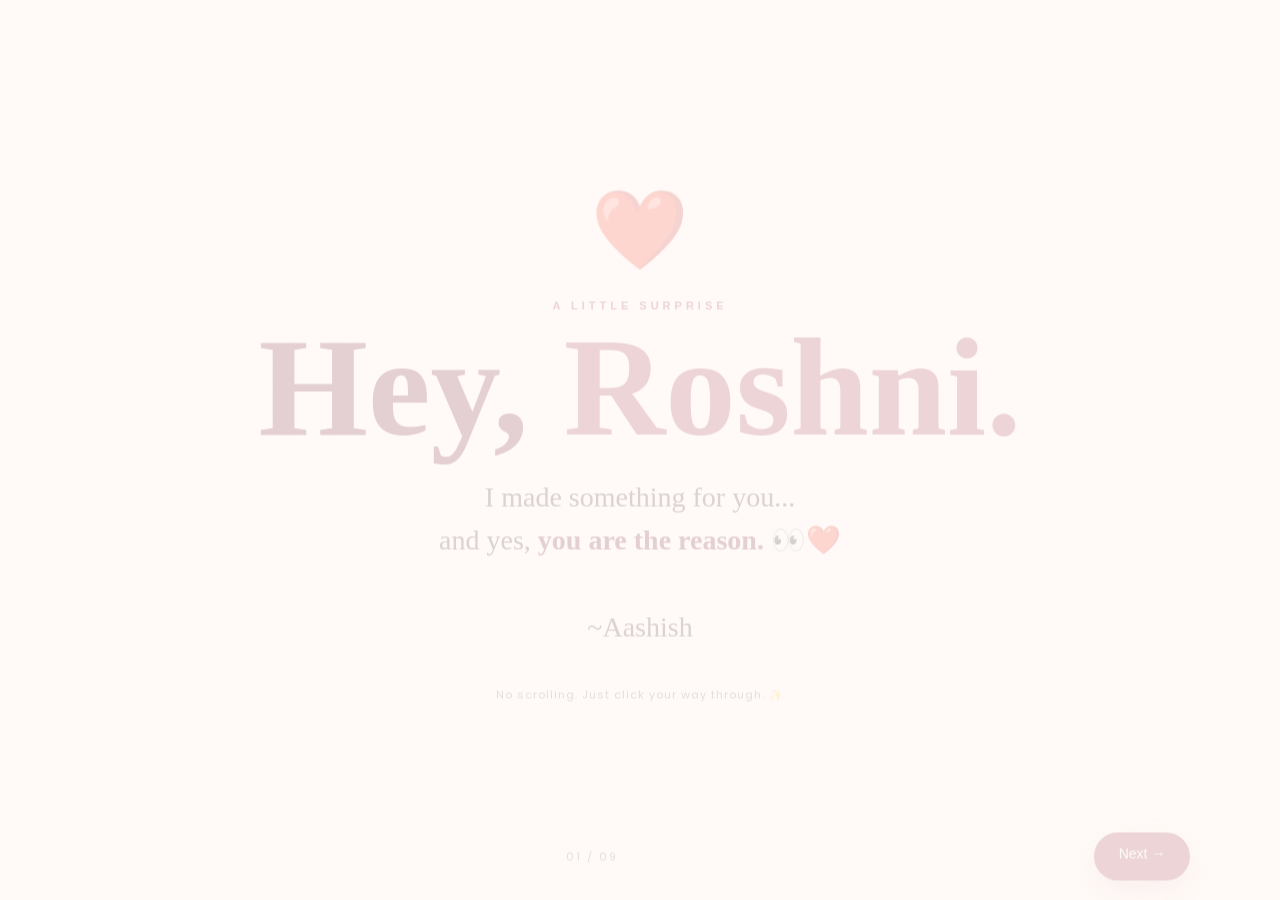
<file: index.html>
<!DOCTYPE html>
<html lang="en">
<head>
    <meta charset="UTF-8">
    <meta
        http-equiv="refresh"
        content="0; url=pages/01-home.html"
    >
    <title>Romantic Surprise ❤️</title>
</head>
<body>
    <p>
        Opening the romantic surprise...
        <a href="pages/01-home.html">Click here if it does not open.</a>
    </p>
</body>
</html>
</file>
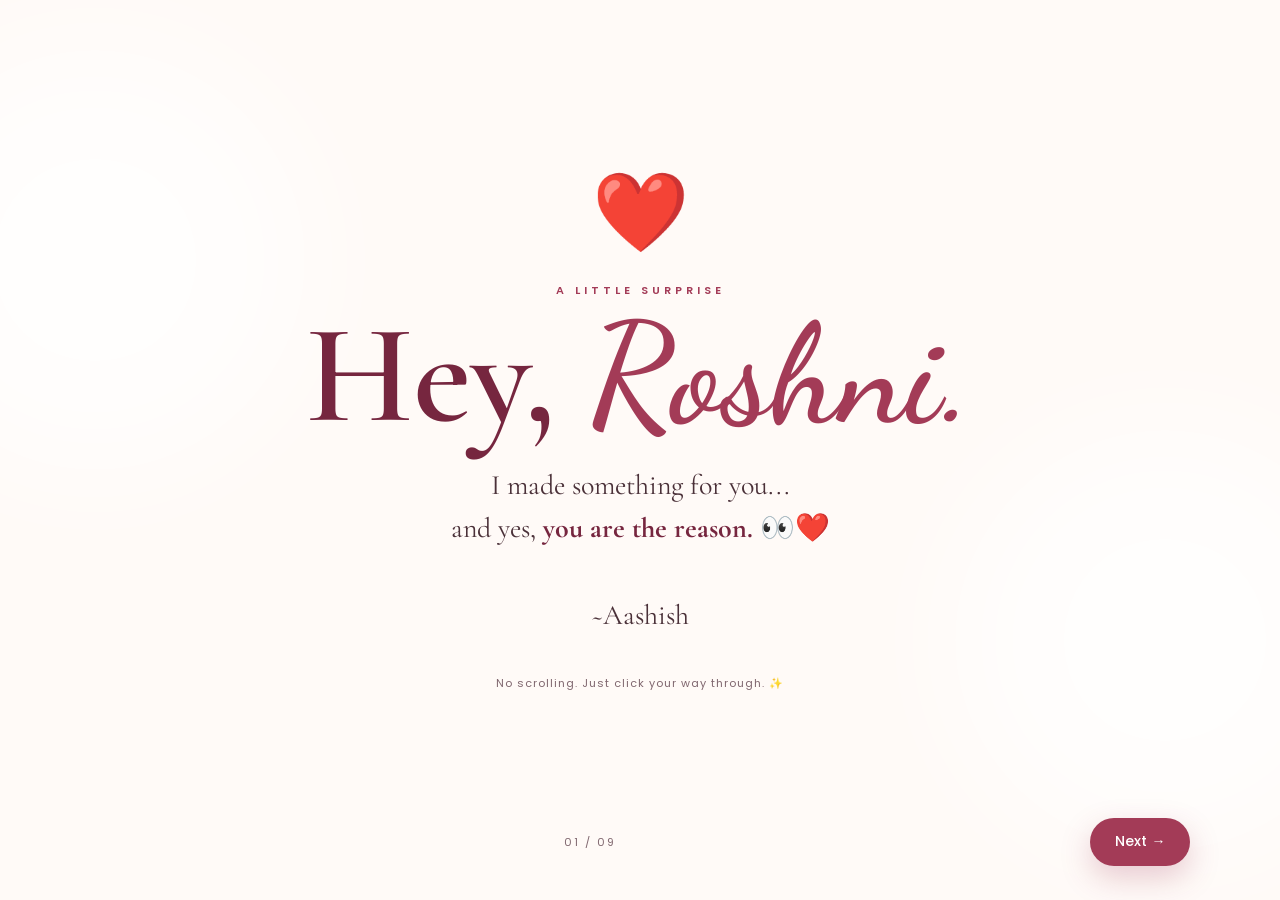
<file: pages/01-home.html>
<!DOCTYPE html>
<html lang="en">
<head>
    <meta charset="UTF-8">
    <meta name="viewport" content="width=device-width, initial-scale=1.0">
    <title>Hey, You ❤️</title>

    <!-- Shared typography -->
    <link rel="preconnect" href="https://fonts.googleapis.com">
    <link rel="preconnect" href="https://fonts.gstatic.com" crossorigin>
    <link
        href="https://fonts.googleapis.com/css2?family=Cormorant+Garamond:wght@400;500;600;700&family=Dancing+Script:wght@500;600;700&family=Poppins:wght@300;400;500;600&display=swap"
        rel="stylesheet"
    >

    <!-- Shared styles -->
    <link rel="stylesheet" href="../css/style.css">
    <link rel="stylesheet" href="../css/animations.css">
    <link rel="stylesheet" href="../css/responsive.css">
</head>

<body>
    <!-- Floating decorative hearts -->
    <div id="effects-layer" aria-hidden="true"></div>

    <main class="page fade-in">
        
        <div class="glow glow-left"></div>
        <div class="glow glow-right"></div>

        <div class="page-content narrow center">
            <span class="hero-heart pulse">❤️</span>

            <p class="eyebrow">A little surprise</p>

            <h1>
                Hey,
                <span>Roshni.</span>
            </h1>

            <p class="lead">
                I made something for you...
                <br>
                and yes,
                <strong>you are the reason.</strong>
                👀❤️
               <br>
                <br>
                ~Aashish
            </p>

            <p class="scroll-free-note">
                No scrolling. Just click your way through. ✨
            </p>
        </div>
    

        <!-- Every page has Back / page number / Next controls. -->
        <nav class="page-nav" aria-label="Page navigation">
            <span></span>

            <span class="page-nav-center">
                01 / 09
            </span>

            <a class="button button-primary" data-page-link href="02-confession.html">Next →</a>
        </nav>
    </main>

    <!-- Shared JavaScript -->
    <script src="../data/content.js"></script>
    <script src="../js/main.js"></script>
</body>
</html>
</file>
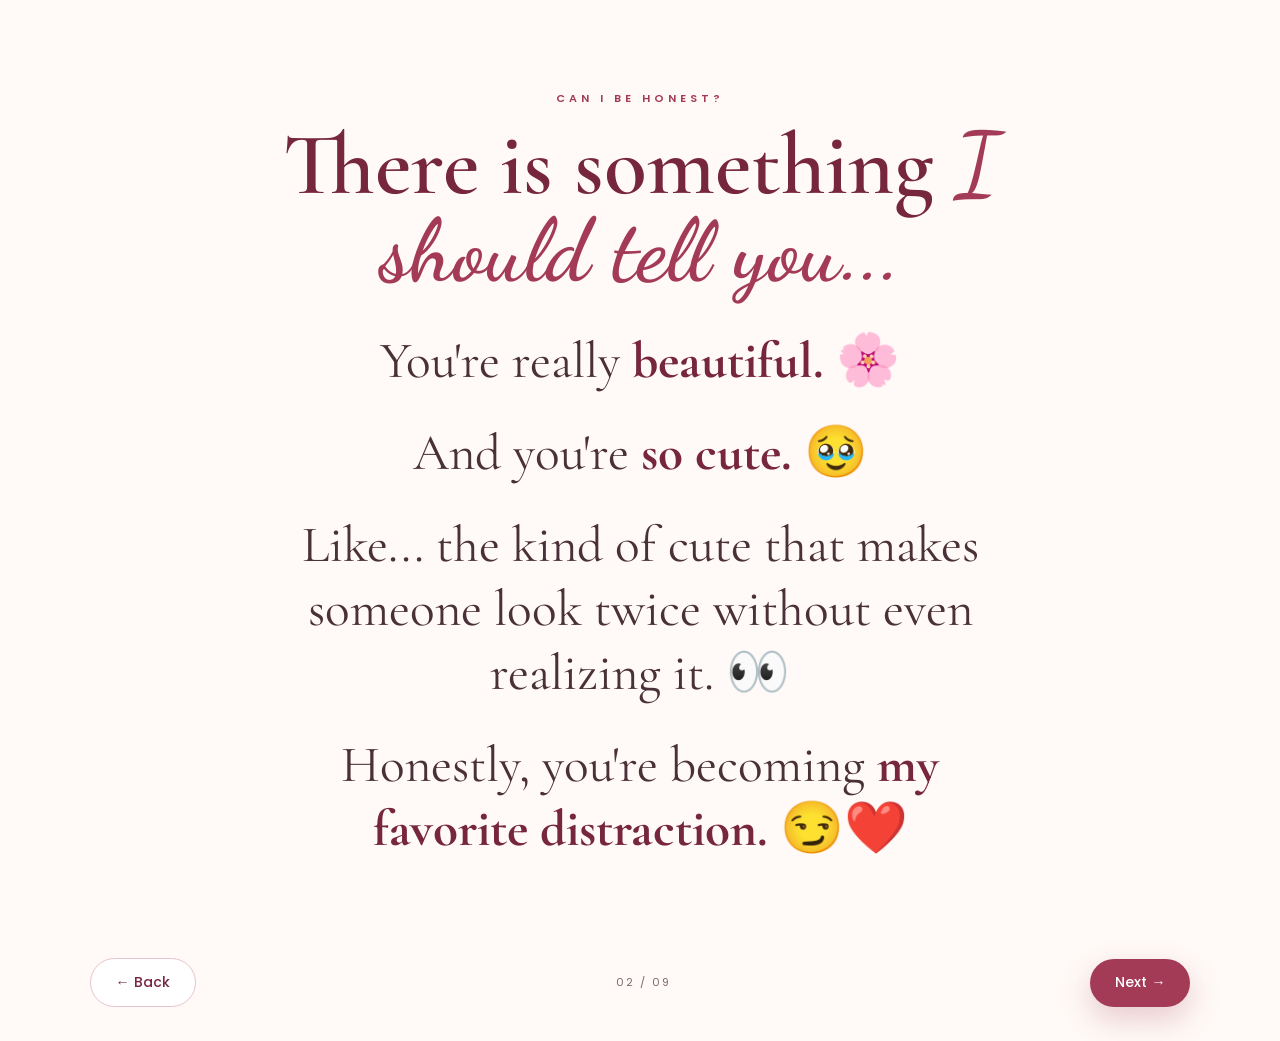
<file: pages/02-confession.html>
<!DOCTYPE html>
<html lang="en">
<head>
    <meta charset="UTF-8">
    <meta name="viewport" content="width=device-width, initial-scale=1.0">
    <title>A Tiny Confession ❤️</title>

    <!-- Shared typography -->
    <link rel="preconnect" href="https://fonts.googleapis.com">
    <link rel="preconnect" href="https://fonts.gstatic.com" crossorigin>
    <link
        href="https://fonts.googleapis.com/css2?family=Cormorant+Garamond:wght@400;500;600;700&family=Dancing+Script:wght@500;600;700&family=Poppins:wght@300;400;500;600&display=swap"
        rel="stylesheet"
    >

    <!-- Shared styles -->
    <link rel="stylesheet" href="../css/style.css">
    <link rel="stylesheet" href="../css/animations.css">
    <link rel="stylesheet" href="../css/responsive.css">
</head>

<body>
    <!-- Floating decorative hearts -->
    <div id="effects-layer" aria-hidden="true"></div>

    <main class="page fade-in">
        
        <div class="page-content narrow center">
            <p class="eyebrow">Can I be honest?</p>

            <h2>
                There is something
                <span class="script">I should tell you...</span>
            </h2>

            <div class="confession-list">
                <p class="confession-line">
                    You're really <strong>beautiful.</strong> 🌸
                </p>

                <p class="confession-line">
                    And you're <strong>so cute.</strong> 🥹
                </p>

                <p class="confession-line">
                    Like... the kind of cute that makes someone
                    look twice without even realizing it. 👀
                </p>

                <p class="confession-line">
                    Honestly, you're becoming
                    <strong>my favorite distraction.</strong> 😏❤️
                </p>
            </div>
        </div>
    

        <!-- Every page has Back / page number / Next controls. -->
        <nav class="page-nav" aria-label="Page navigation">
            <a class="button button-soft" data-page-link href="01-home.html">← Back</a>

            <span class="page-nav-center">
                02 / 09
            </span>

            <a class="button button-primary" data-page-link href="03-compliments.html">Next →</a>
        </nav>
    </main>

    <!-- Shared JavaScript -->
    <script src="../data/content.js"></script>
    <script src="../js/main.js"></script>
</body>
</html>
</file>
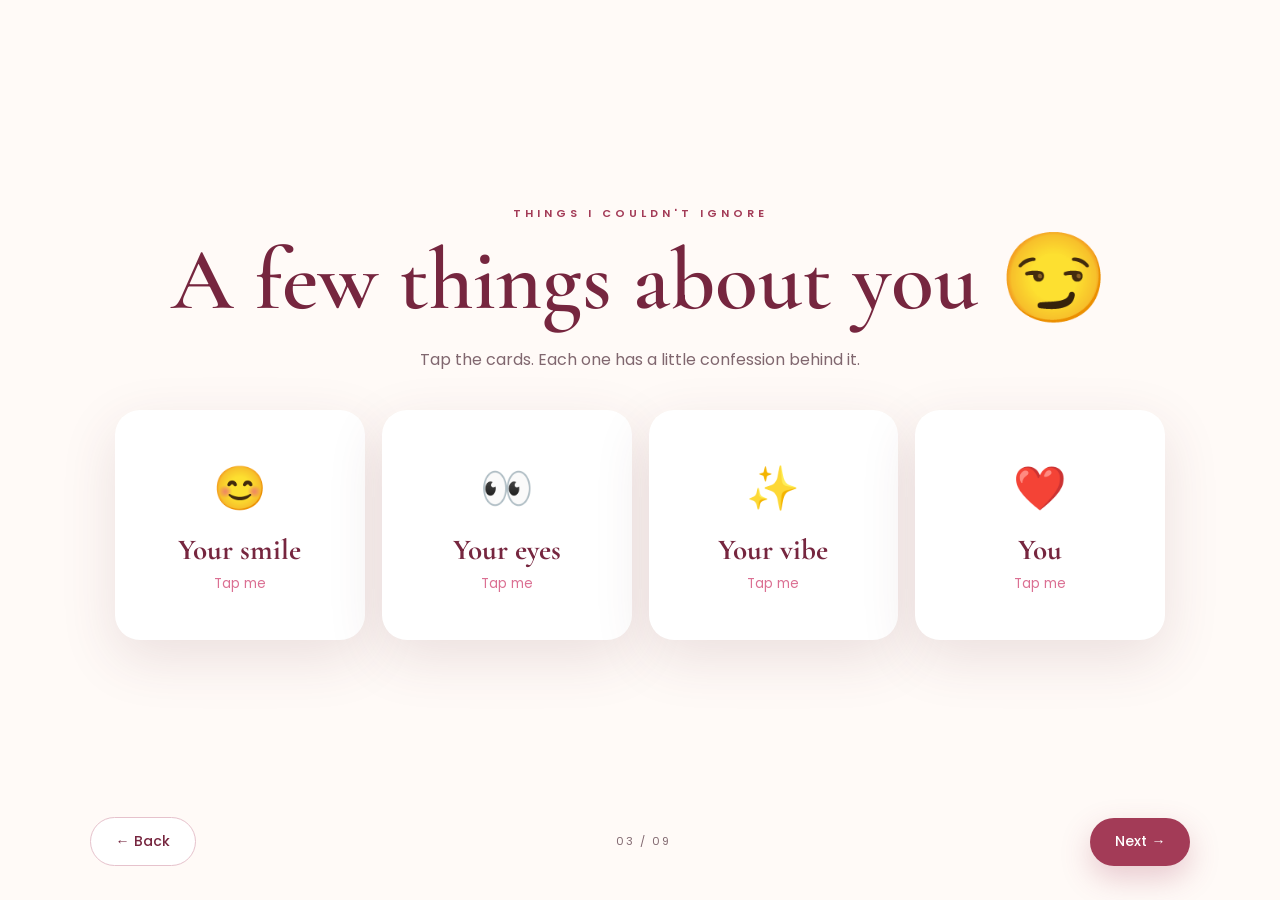
<file: pages/03-compliments.html>
<!DOCTYPE html>
<html lang="en">
<head>
    <meta charset="UTF-8">
    <meta name="viewport" content="width=device-width, initial-scale=1.0">
    <title>A Few Things About You 😏</title>

    <!-- Shared typography -->
    <link rel="preconnect" href="https://fonts.googleapis.com">
    <link rel="preconnect" href="https://fonts.gstatic.com" crossorigin>
    <link
        href="https://fonts.googleapis.com/css2?family=Cormorant+Garamond:wght@400;500;600;700&family=Dancing+Script:wght@500;600;700&family=Poppins:wght@300;400;500;600&display=swap"
        rel="stylesheet"
    >

    <!-- Shared styles -->
    <link rel="stylesheet" href="../css/style.css">
    <link rel="stylesheet" href="../css/animations.css">
    <link rel="stylesheet" href="../css/responsive.css">
</head>

<body>
    <!-- Floating decorative hearts -->
    <div id="effects-layer" aria-hidden="true"></div>

    <main class="page fade-in">
        
        <div class="page-content">
            <div class="center">
                <p class="eyebrow">Things I couldn't ignore</p>

                <h2>A few things about you 😏</h2>

                <p class="muted">
                    Tap the cards. Each one has a little confession behind it.
                </p>
            </div>

            <div class="compliment-grid">
                <article class="flip-card">
                    <div class="flip-inner">
                        <div class="flip-face flip-front">
                            <span>😊</span>
                            <h3>Your smile</h3>
                            <small style="color: palevioletred;">Tap me</small>
                        </div>

                        <div class="flip-face flip-back">
                            <p>
                                It's a little dangerous.
                                One smile and suddenly I'm having a better day.
                            </p>
                        </div>
                    </div>
                </article>

                <article class="flip-card">
                    <div class="flip-inner">
                        <div class="flip-face flip-front">
                            <span>👀</span>
                            <h3>Your eyes</h3>
                            <small style="color: palevioletred;">Tap me</small>
                        </div>

                        <div class="flip-face flip-back">
                            <p>
                                I was going to write something clever...
                                but honestly, your eyes distracted me. 😭
                            </p>
                        </div>
                    </div>
                </article>

                <article class="flip-card">
                    <div class="flip-inner">
                        <div class="flip-face flip-front">
                            <span>✨</span>
                            <h3>Your vibe</h3>
                            <small style="color: palevioletred;">Tap me</small>
                        </div>

                        <div class="flip-face flip-back">
                            <p>
                                I don't know exactly what it is,
                                but you keep getting my attention.
                            </p>
                        </div>
                    </div>
                </article>

                <article class="flip-card">
                    <div class="flip-inner">
                        <div class="flip-face flip-front">
                            <span>❤️</span>
                            <h3>You</h3>
                            <small style="color: palevioletred;">Tap me</small>
                        </div>

                        <div class="flip-face flip-back">
                            <p>
                                I could come up with a hundred reasons,
                                but “because you're you” sounds better.
                            </p>
                        </div>
                    </div>
                </article>
            </div>
        </div>
    

        <!-- Every page has Back / page number / Next controls. -->
        <nav class="page-nav" aria-label="Page navigation">
            <a class="button button-soft" data-page-link href="02-confession.html">← Back</a>

            <span class="page-nav-center">
                03 / 09
            </span>

            <a class="button button-primary" data-page-link href="04-quiz.html">Next →</a>
        </nav>
    </main>

    <!-- Shared JavaScript -->
    <script src="../data/content.js"></script>
    <script src="../js/main.js"></script>
</body>
</html>
</file>
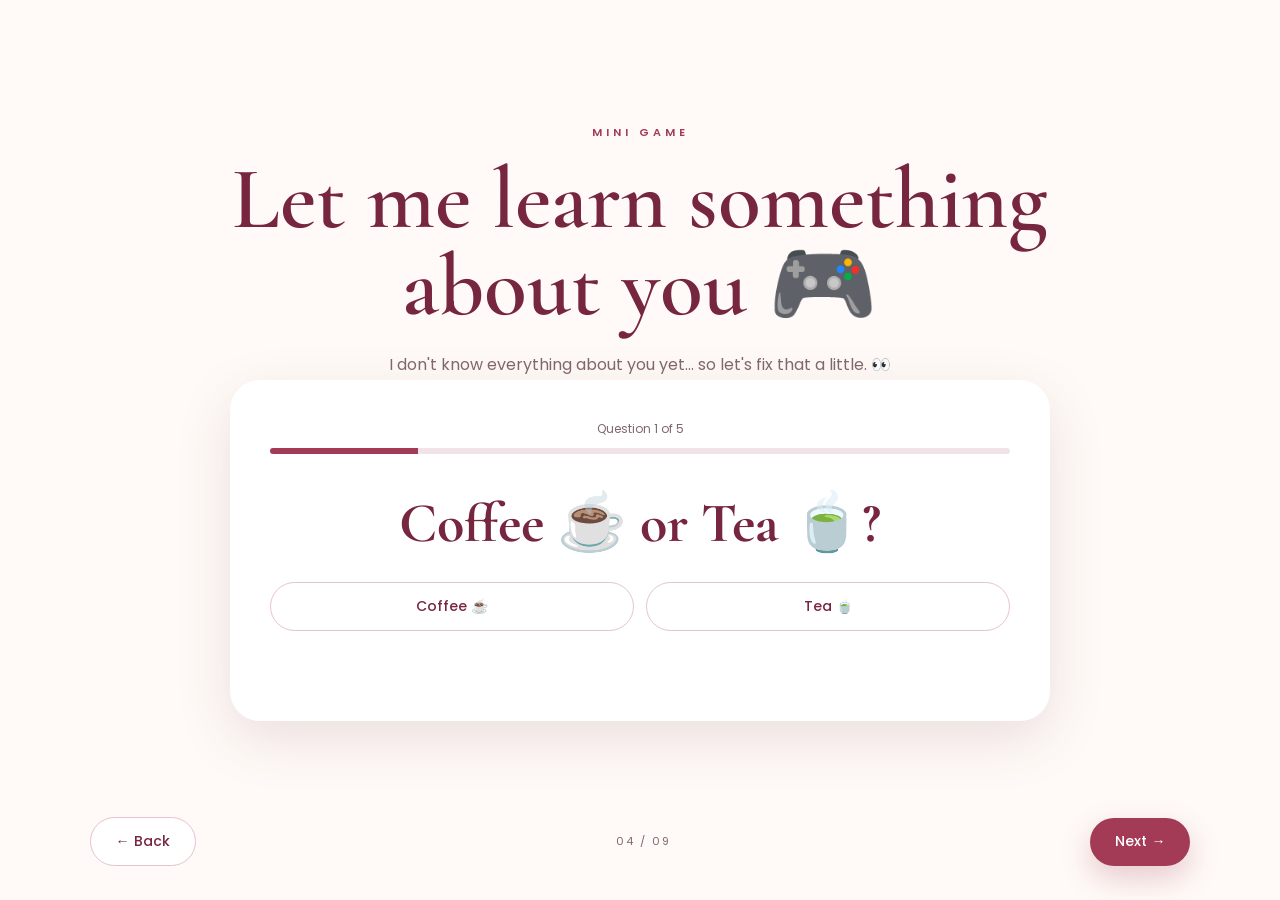
<file: pages/04-quiz.html>
<!DOCTYPE html>
<html lang="en">
<head>
    <meta charset="UTF-8">
    <meta name="viewport" content="width=device-width, initial-scale=1.0">
    <title>Let's Play 🎮</title>

    <!-- Shared typography -->
    <link rel="preconnect" href="https://fonts.googleapis.com">
    <link rel="preconnect" href="https://fonts.gstatic.com" crossorigin>
    <link
        href="https://fonts.googleapis.com/css2?family=Cormorant+Garamond:wght@400;500;600;700&family=Dancing+Script:wght@500;600;700&family=Poppins:wght@300;400;500;600&display=swap"
        rel="stylesheet"
    >

    <!-- Shared styles -->
    <link rel="stylesheet" href="../css/style.css">
    <link rel="stylesheet" href="../css/animations.css">
    <link rel="stylesheet" href="../css/responsive.css">
</head>

<body>
    <!-- Floating decorative hearts -->
    <div id="effects-layer" aria-hidden="true"></div>

    <main class="page fade-in">
        
        <div class="page-content narrow">
            <div class="center">
                <p class="eyebrow">Mini game</p>

                <h2>Let me learn something about you 🎮</h2>

                <p class="muted">
                    I don't know everything about you yet...
                    so let's fix that a little. 👀
                </p>
            </div>

            <div class="quiz-card">
                <p
                    class="progress-label"
                    id="quiz-progress-text"
                >
                    Question 1 of 5
                </p>

                <div class="progress-track">
                    <div
                        class="progress-bar"
                        id="quiz-progress-bar"
                    ></div>
                </div>

                <h3
                    class="quiz-question"
                    id="quiz-question"
                >
                    Coffee ☕ or Tea 🍵?
                </h3>

                <div
                    class="quiz-options"
                    id="quiz-options"
                ></div>

                <p
                    class="quiz-response"
                    id="quiz-response"
                    aria-live="polite"
                ></p>
            </div>
        </div>
    

        <!-- Every page has Back / page number / Next controls. -->
        <nav class="page-nav" aria-label="Page navigation">
            <a class="button button-soft" data-page-link href="03-compliments.html">← Back</a>

            <span class="page-nav-center">
                04 / 09
            </span>

            <a class="button button-primary" data-page-link href="05-guess.html">Next →</a>
        </nav>
    </main>

    <!-- Shared JavaScript -->
    <script src="../data/content.js"></script>
    <script src="../js/main.js"></script>

    <script src="../js/quiz.js"></script>
</body>
</html>
</file>
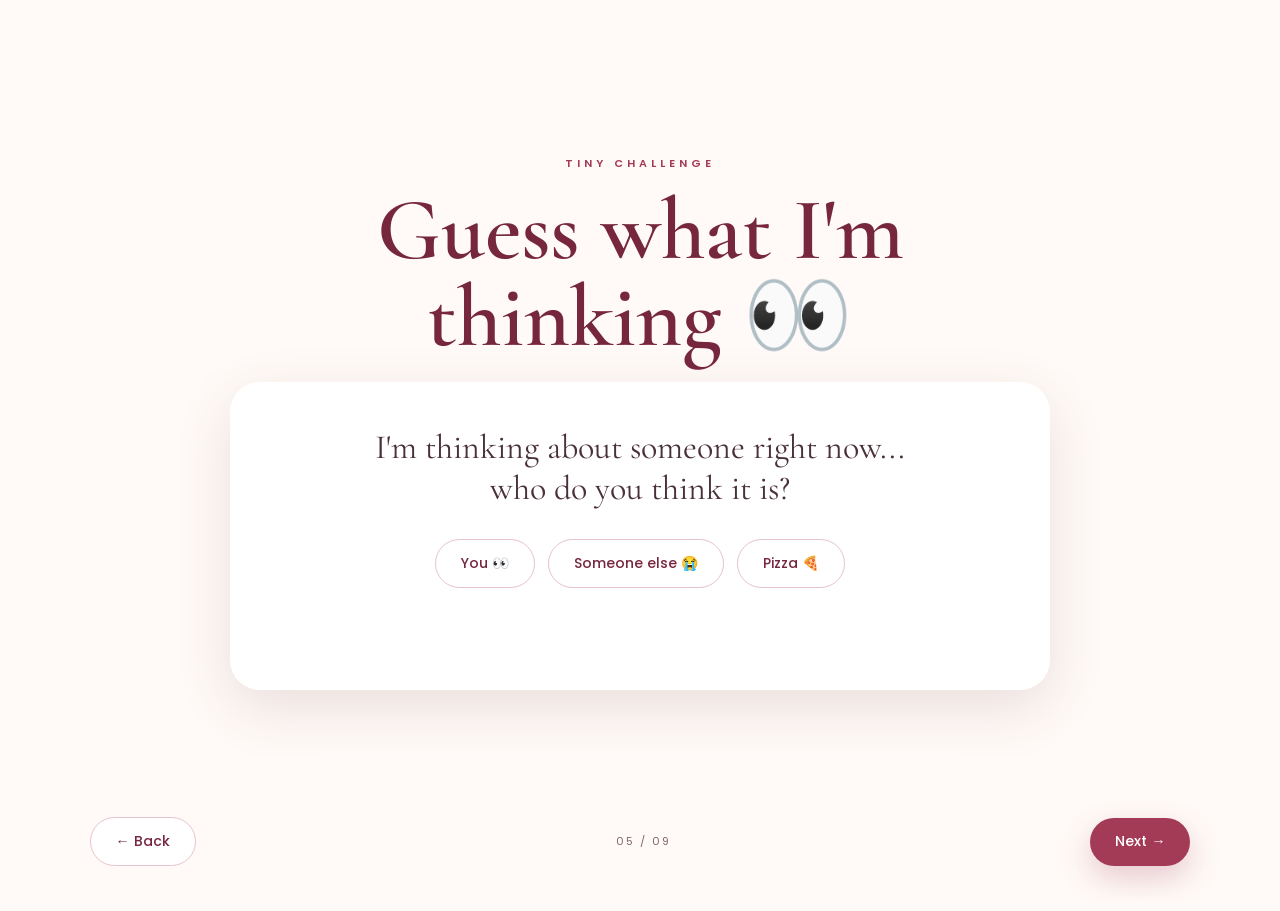
<file: pages/05-guess.html>
<!DOCTYPE html>
<html lang="en">
<head>
    <meta charset="UTF-8">
    <meta name="viewport" content="width=device-width, initial-scale=1.0">
    <title>Guess What I'm Thinking 👀</title>

    <!-- Shared typography -->
    <link rel="preconnect" href="https://fonts.googleapis.com">
    <link rel="preconnect" href="https://fonts.gstatic.com" crossorigin>
    <link
        href="https://fonts.googleapis.com/css2?family=Cormorant+Garamond:wght@400;500;600;700&family=Dancing+Script:wght@500;600;700&family=Poppins:wght@300;400;500;600&display=swap"
        rel="stylesheet"
    >

    <!-- Shared styles -->
    <link rel="stylesheet" href="../css/style.css">
    <link rel="stylesheet" href="../css/animations.css">
    <link rel="stylesheet" href="../css/responsive.css">
</head>

<body>
    <!-- Floating decorative hearts -->
    <div id="effects-layer" aria-hidden="true"></div>

    <main class="page fade-in">
        
        <div class="page-content narrow">
            <div class="center">
                <p class="eyebrow">Tiny challenge</p>

                <h2>Guess what I'm thinking 👀</h2>
            </div>

            <div class="guess-card">
                <p class="guess-question">
                    I'm thinking about someone right now...
                    <br>
                    who do you think it is?
                </p>

                <div class="button-row">
                    <button
                        class="button button-soft guess-button"
                        data-answer="you"
                        type="button"
                    >
                        You 👀
                    </button>

                    <button
                        class="button button-soft guess-button"
                        data-answer="someone"
                        type="button"
                    >
                        Someone else 😭
                    </button>

                    <button
                        class="button button-soft guess-button"
                        data-answer="pizza"
                        type="button"
                    >
                        Pizza 🍕
                    </button>
                </div>

                <p
                    class="guess-result"
                    id="guess-result"
                    aria-live="polite"
                ></p>
            </div>
        </div>
    

        <!-- Every page has Back / page number / Next controls. -->
        <nav class="page-nav" aria-label="Page navigation">
            <a class="button button-soft" data-page-link href="04-quiz.html">← Back</a>

            <span class="page-nav-center">
                05 / 09
            </span>

            <a class="button button-primary" data-page-link href="06-song.html">Next →</a>
        </nav>
    </main>

    <!-- Shared JavaScript -->
    <script src="../data/content.js"></script>
    <script src="../js/main.js"></script>

    <script>
        /* Guessing game responses are kept local to this page. */
        const guessResponses = {
            you: "How did you know?! 😳❤️",
            someone: "Ouch. 😭 Luckily, you guessed wrong. 👀",
            pizza: "Honestly... I respect the answer. 😂🍕 But this time it's you."
        };

        const guessResult =
            document.getElementById("guess-result");

        document
            .querySelectorAll(".guess-button")
            .forEach((button) => {
                button.addEventListener("click", () => {
                    guessResult.textContent =
                        guessResponses[
                            button.dataset.answer
                        ];
                });
            });
    </script>
</body>
</html>
</file>
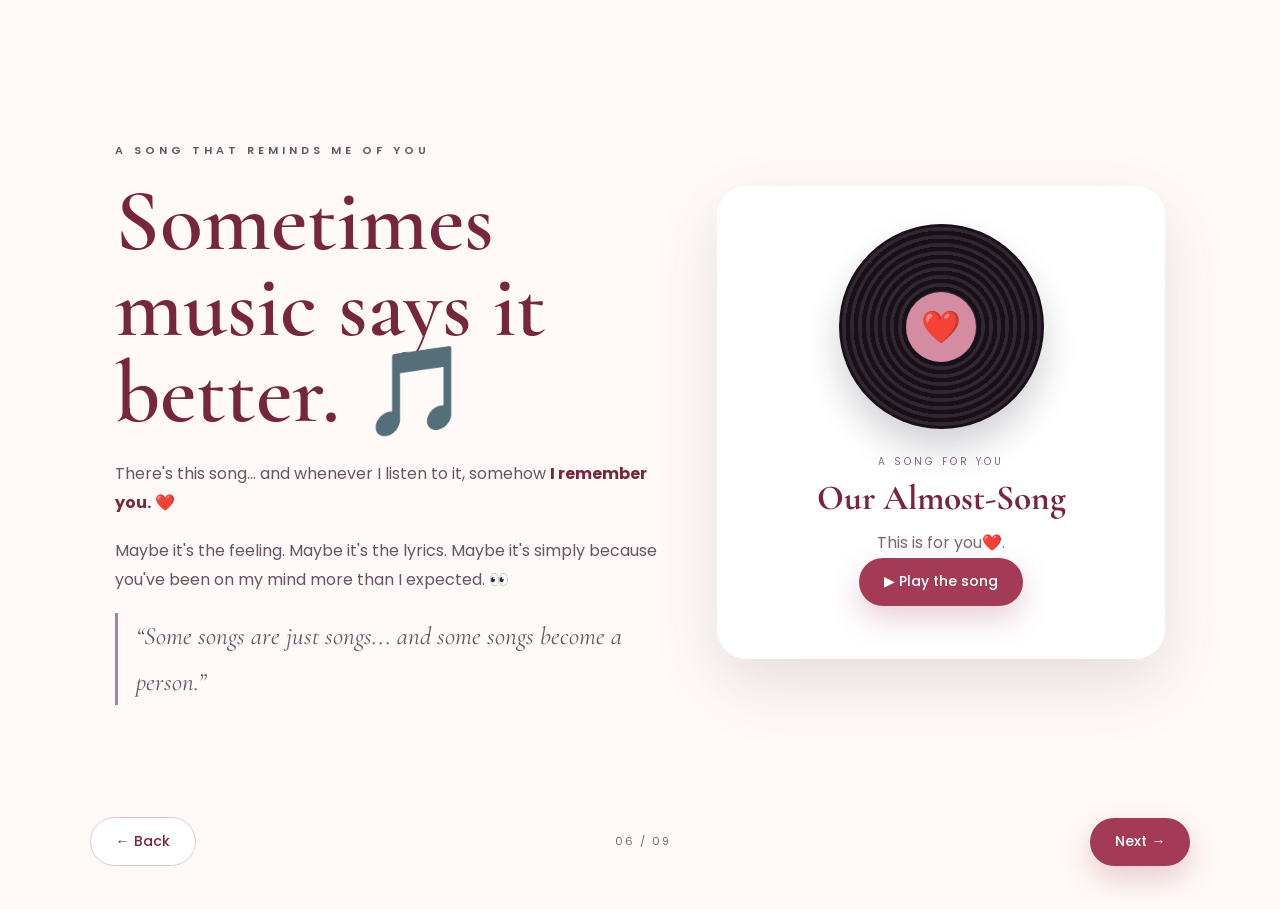
<file: pages/06-song.html>
<!DOCTYPE html>
<html lang="en">
<head>
    <meta charset="UTF-8">
    <meta name="viewport" content="width=device-width, initial-scale=1.0">
    <title>A Song That Reminds Me Of You 🎵</title>

    <!-- Shared typography -->
    <link rel="preconnect" href="https://fonts.googleapis.com">
    <link rel="preconnect" href="https://fonts.gstatic.com" crossorigin>
    <link
        href="https://fonts.googleapis.com/css2?family=Cormorant+Garamond:wght@400;500;600;700&family=Dancing+Script:wght@500;600;700&family=Poppins:wght@300;400;500;600&display=swap"
        rel="stylesheet"
    >

    <!-- Shared styles -->
    <link rel="stylesheet" href="../css/style.css">
    <link rel="stylesheet" href="../css/animations.css">
    <link rel="stylesheet" href="../css/responsive.css">
</head>

<body>
    <!-- Floating decorative hearts -->
    <div id="effects-layer" aria-hidden="true"></div>

    <main class="page fade-in">
        
        <div class="page-content song-layout">
            <div class="song-copy">
                <p class="eyebrow">
                    A song that reminds me of you
                </p>

                <h2>
                    Sometimes music says it better. 🎵
                </h2>

                <p>
                    There's this song...
                    and whenever I listen to it,
                    somehow <strong>I remember you.</strong> ❤️
                </p>

                <p>
                    Maybe it's the feeling.
                    Maybe it's the lyrics.
                    Maybe it's simply because
                    you've been on my mind more than I expected. 👀
                </p>

                <p class="song-quote">
                    “Some songs are just songs...
                    and some songs become a person.”
                </p>
            </div>

            <div class="music-card">
                <div
                    class="vinyl"
                    id="vinyl"
                    aria-hidden="true"
                >
                    <span class="vinyl-center">❤️</span>
                </div>

                <p class="music-kicker">A SONG FOR YOU</p>

                <h3>Our Almost-Song</h3>

                <p class="muted">
                    This is for you❤️.
                </p>

                <audio
                    id="romantic-audio"
                    src="../song.mp3"
                    preload="metadata"
                ></audio>

                <button
                    class="button button-primary"
                    id="music-button"
                    type="button"
                >
                    ▶ Play the song
                </button>

                <p class="music-note">
                    
                    <strong></strong>
                </p>
            </div>
        </div>
    

        <!-- Every page has Back / page number / Next controls. -->
        <nav class="page-nav" aria-label="Page navigation">
            <a class="button button-soft" data-page-link href="05-guess.html">← Back</a>

            <span class="page-nav-center">
                06 / 09
            </span>

            <a class="button button-primary" data-page-link href="07-photos.html">Next →</a>
        </nav>
    </main>

    <!-- Shared JavaScript -->
    <script src="../data/content.js"></script>
    <script src="../js/main.js"></script>

    <script src="../js/music.js"></script>
</body>
</html>
</file>
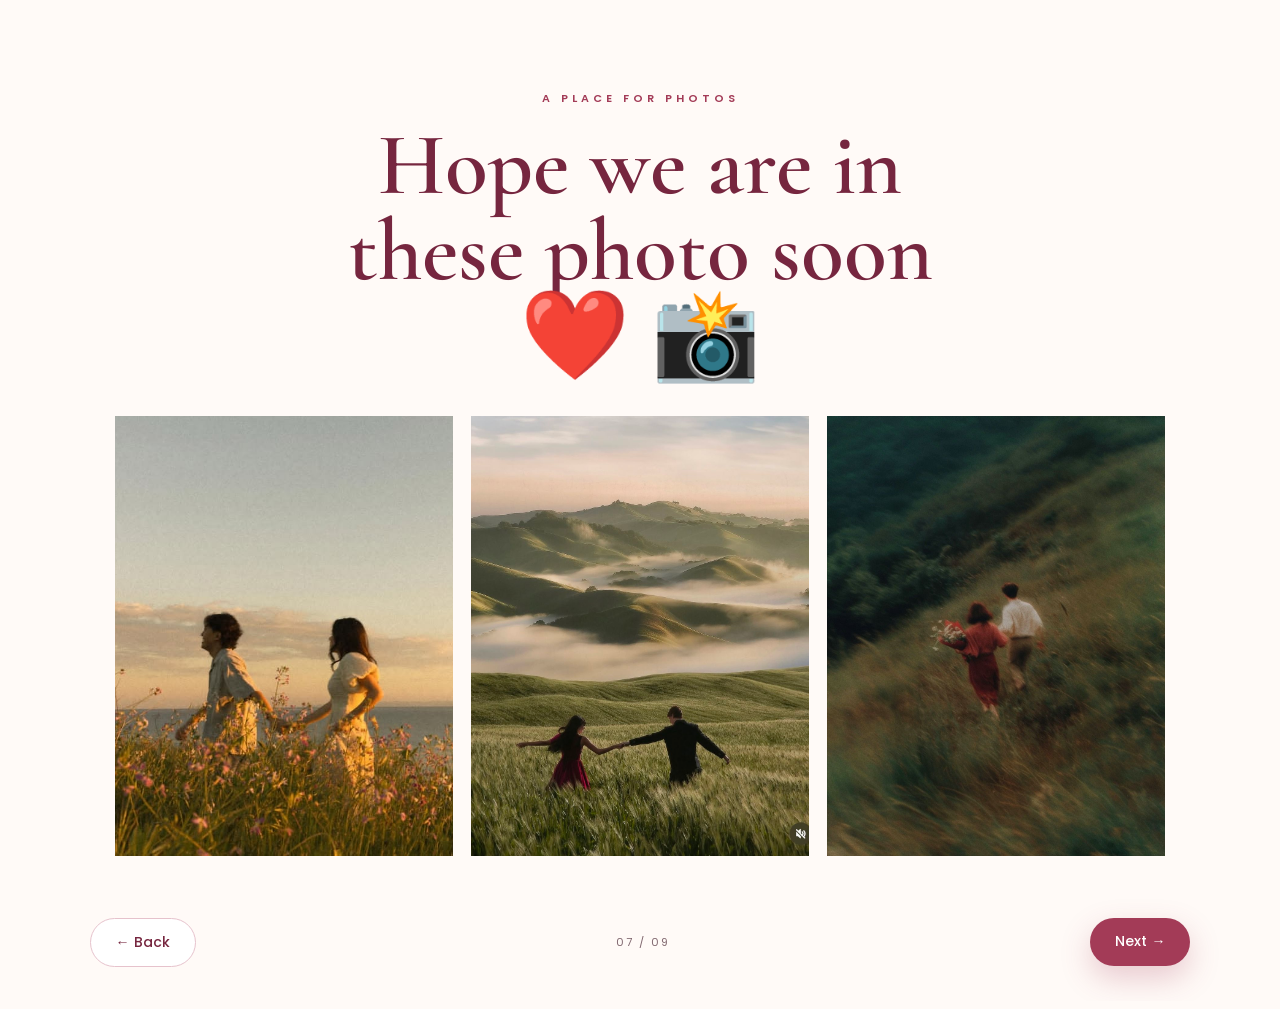
<file: pages/07-photos.html>
<!DOCTYPE html>
<html lang="en">
<head>
    <meta charset="UTF-8">
    <meta name="viewport" content="width=device-width, initial-scale=1.0">
    <title>Little Photo Corner 🌸</title>

    <!-- Shared typography -->
    <link rel="preconnect" href="https://fonts.googleapis.com">
    <link rel="preconnect" href="https://fonts.gstatic.com" crossorigin>
    <link
        href="https://fonts.googleapis.com/css2?family=Cormorant+Garamond:wght@400;500;600;700&family=Dancing+Script:wght@500;600;700&family=Poppins:wght@300;400;500;600&display=swap"
        rel="stylesheet"
    >

    <!-- Shared styles -->
    <link rel="stylesheet" href="../css/style.css">
    <link rel="stylesheet" href="../css/animations.css">
    <link rel="stylesheet" href="../css/responsive.css">
</head>

<body>
    <!-- Floating decorative hearts -->
    <div id="effects-layer" aria-hidden="true"></div>

    <main class="page fade-in">
        
        <div class="page-content">
            <div class="photo-intro">
                <p class="eyebrow">A place for photos</p>

                <h2>
                    Hope we are in these  photo soon❤️ 📸
                </h2>

                <p class="muted">
                    <!-- //Hope we are in this photo soon❤️. -->
                </p>
            </div>

            <div class="photo-grid">
                <!-- Replace each placeholder with an <img> later. -->
                <div class="photo-placeholder">
    <img src="../photo1.jpg" alt="Our Photo 1">
</div>

                <div class="photo-placeholder">
    <img src="../photo2.jpg" alt="Our Photo 1">
</div>

                <div class="photo-placeholder">
    <img src="../photo3.jpg" alt="Our Photo 1">
</div>
            </div>
        </div>
    

        <!-- Every page has Back / page number / Next controls. -->
        <nav class="page-nav" aria-label="Page navigation">
            <a class="button button-soft" data-page-link href="06-song.html">← Back</a>

            <span class="page-nav-center">
                07 / 09
            </span>

            <a class="button button-primary" data-page-link href="08-question.html">Next →</a>
        </nav>
    </main>

    <!-- Shared JavaScript -->
    <script src="../data/content.js"></script>
    <script src="../js/main.js"></script>
</body>
</html>
</file>
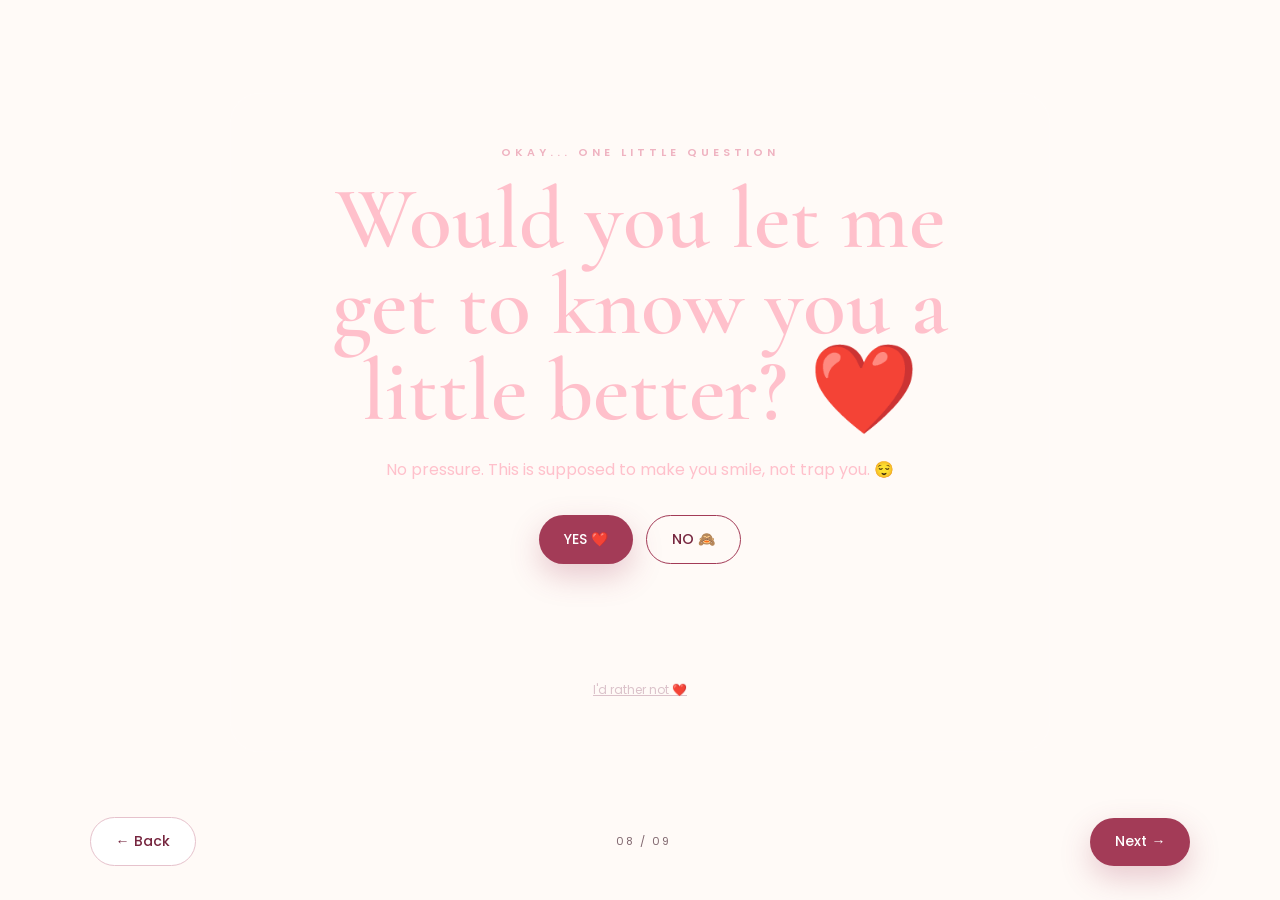
<file: pages/08-question.html>
<!DOCTYPE html>
<html lang="en">
<head>
    <meta charset="UTF-8">
    <meta name="viewport" content="width=device-width, initial-scale=1.0">
    <title>One Little Question ❤️</title>

    <!-- Shared typography -->
    <link rel="preconnect" href="https://fonts.googleapis.com">
    <link rel="preconnect" href="https://fonts.gstatic.com" crossorigin>
    <link
        href="https://fonts.googleapis.com/css2?family=Cormorant+Garamond:wght@400;500;600;700&family=Dancing+Script:wght@500;600;700&family=Poppins:wght@300;400;500;600&display=swap"
        rel="stylesheet"
    >

    <!-- Shared styles -->
    <link rel="stylesheet" href="../css/style.css">
    <link rel="stylesheet" href="../css/animations.css">
    <link rel="stylesheet" href="../css/responsive.css">
</head>

<body>
    <!-- Floating decorative hearts -->
    <div id="effects-layer" aria-hidden="true"></div>

    <main class="page fade-in">
        
        <div class="page-content narrow">
            <div class="question-card">
                <p class="eyebrow">Okay... one little question</p>

                <h2 id="question-title" style="color: pink;">
                    Would you let me get to know you a little better? ❤️
                </h2>

                <p
                    class="question-subtext"
                    id="question-subtext"
                    style="color: pink;"
                >
                    No pressure. This is supposed to make you smile,
                    not trap you. 😌
                </p>

                <div class="button-row">
                    <button
                        class="button button-primary"
                        id="yes-button"
                        type="button"
                    >
                        YES ❤️
                    </button>

                    <button
                        class="button button-outline"
                        id="no-button"
                        type="button"
                    >
                        NO 🙈
                    </button>
                </div>

                <p
                    class="no-message"
                    id="no-message"
                    aria-live="polite"
                ></p>

                <button
                    class="decline-link"
                    id="decline-button"
                    type="button"
                >
                    I'd rather not ❤️
                </button>
            </div>
        </div>
    

        <!-- Every page has Back / page number / Next controls. -->
        <nav class="page-nav" aria-label="Page navigation">
            <a class="button button-soft" data-page-link href="07-photos.html">← Back</a>

            <span class="page-nav-center">
                08 / 09
            </span>

            <a class="button button-primary" data-page-link href="09-final.html">Next →</a>
        </nav>
    </main>

    <!-- Shared JavaScript -->
    <script src="../data/content.js"></script>
    <script src="../js/main.js"></script>

    <script src="../js/question.js"></script>
</body>
</html>
</file>
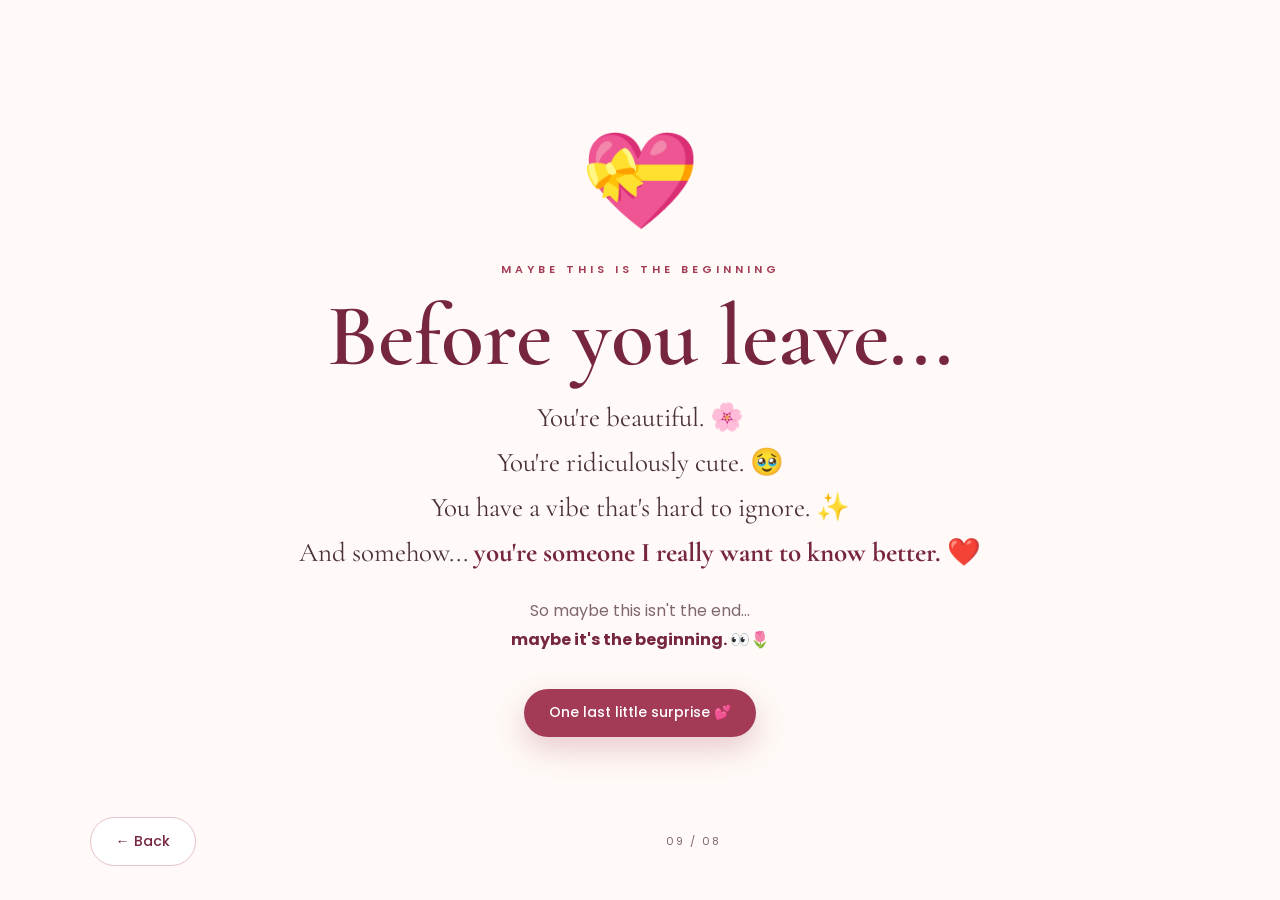
<file: pages/09-final.html>
<!DOCTYPE html>
<html lang="en">
<head>
    <meta charset="UTF-8">
    <meta name="viewport" content="width=device-width, initial-scale=1.0">
    <title>Maybe The Beginning 💝</title>

    <!-- Shared typography -->
    <link rel="preconnect" href="https://fonts.googleapis.com">
    <link rel="preconnect" href="https://fonts.gstatic.com" crossorigin>
    <link
        href="https://fonts.googleapis.com/css2?family=Cormorant+Garamond:wght@400;500;600;700&family=Dancing+Script:wght@500;600;700&family=Poppins:wght@300;400;500;600&display=swap"
        rel="stylesheet"
    >

    <!-- Shared styles -->
    <link rel="stylesheet" href="../css/style.css">
    <link rel="stylesheet" href="../css/animations.css">
    <link rel="stylesheet" href="../css/responsive.css">
</head>

<body>
    <!-- Floating decorative hearts -->
    <div id="effects-layer" aria-hidden="true"></div>

    <main class="page fade-in">
        
        <div class="page-content narrow center">
            <span class="final-heart pulse">💝</span>

            <p class="eyebrow">Maybe this is the beginning</p>

            <h2>Before you leave...</h2>

            <div class="final-lines">
                <p>You're beautiful. 🌸</p>
                <p>You're ridiculously cute. 🥹</p>
                <p>You have a vibe that's hard to ignore. ✨</p>

                <p>
                    And somehow...
                    <strong>
                        you're someone I really want to know better.
                    </strong>
                    ❤️
                </p>
            </div>

            <p class="final-note">
                So maybe this isn't the end...
                <br>
                <strong>maybe it's the beginning. 👀🌷</strong>
            </p>

            <button
                class="button button-primary"
                id="surprise-button"
                type="button"
            >
                One last little surprise 💕
            </button>
        </div>
    

        <!-- Every page has Back / page number / Next controls. -->
        <nav class="page-nav" aria-label="Page navigation">
            <a class="button button-soft" data-page-link href="08-question.html">← Back</a>

            <span class="page-nav-center">
                09 / 08
            </span>

            <span></span>
        </nav>
    </main>

    <!-- Shared JavaScript -->
    <script src="../data/content.js"></script>
    <script src="../js/main.js"></script>

    <script>
        const surpriseButton =
            document.getElementById("surprise-button");

        surpriseButton.addEventListener("click", () => {
            window.createHeartBurst?.(65);

            surpriseButton.textContent =
                "You're kind of my favorite distraction. ❤️";
        });
    </script>
</body>
</html>
</file>
<file: css/style.css>
/* =========================================================
   ROMANTIC CRUSH WEBSITE — GLOBAL STYLES
   Shared by every HTML page.
========================================================= */

* {
    box-sizing: border-box;
    margin: 0;
    padding: 0;
}

:root {
    --rose: #a33b57;
    --rose-dark: #76263f;
    --pink: #fff0f4;
    --cream: #fffaf7;
    --purple: #eee7f4;
    --text: #4a3038;
    --muted: #80676f;
    --white: #ffffff;
    --border: #e6c2cc;
    --shadow: 0 18px 55px rgba(100, 45, 65, 0.13);
}

html {
    scroll-behavior: smooth;
}

body {
    min-height: 100vh;
    background: var(--cream);
    color: var(--text);
    font-family: "Poppins", sans-serif;
    overflow-x: hidden;
}

button,
a {
    font: inherit;
}

button {
    border: 0;
}

a {
    text-decoration: none;
}

strong {
    color: var(--rose-dark);
}

.page {
    min-height: 100vh;
    position: relative;
    display: flex;
    align-items: center;
    justify-content: center;
    padding: 90px 7% 145px;
    overflow: hidden;
}

.page-content {
    width: min(1050px, 100%);
    margin: 0 auto;
    position: relative;
    z-index: 2;
}

.narrow {
    max-width: 820px;
}

.center {
    text-align: center;
}

.eyebrow {
    margin-bottom: 15px;
    color: var(--rose);
    font-size: 11px;
    font-weight: 600;
    letter-spacing: 4px;
    text-transform: uppercase;
}

h1,
h2,
h3 {
    font-family: "Cormorant Garamond", serif;
}

h1 {
    color: var(--rose-dark);
    font-size: clamp(4.5rem, 11vw, 9rem);
    font-weight: 600;
    line-height: 0.86;
}

h1 span,
.script {
    color: var(--rose);
    font-family: "Dancing Script", cursive;
}

h2 {
    margin-bottom: 22px;
    color: var(--rose-dark);
    font-size: clamp(3rem, 7vw, 5.5rem);
    font-weight: 600;
    line-height: 0.98;
}

h3 {
    color: var(--rose-dark);
    font-size: 2.2rem;
}

.lead {
    max-width: 700px;
    margin: 28px auto 38px;
    font-family: "Cormorant Garamond", serif;
    font-size: 28px;
    line-height: 1.55;
}

.muted {
    color: var(--muted);
    line-height: 1.8;
}

.button {
    min-height: 48px;
    padding: 13px 25px;
    border-radius: 999px;
    cursor: pointer;
    font-size: 14px;
    font-weight: 500;
    transition:
        transform 0.25s ease,
        box-shadow 0.25s ease,
        background 0.25s ease;
}

.button:hover {
    transform: translateY(-3px);
}

.button-primary {
    background: var(--rose);
    color: var(--white);
    box-shadow: 0 12px 30px rgba(163, 59, 87, 0.25);
}

.button-soft {
    background: var(--white);
    color: var(--rose-dark);
    border: 1px solid var(--border);
}

.button-outline {
    background: transparent;
    color: var(--rose-dark);
    border: 1px solid var(--rose);
}

.button-row {
    display: flex;
    flex-wrap: wrap;
    justify-content: center;
    gap: 13px;
}

/* ---------- Background decoration ---------- */

.glow {
    position: absolute;
    width: 430px;
    height: 430px;
    border-radius: 50%;
    background: rgba(255, 255, 255, 0.7);
    filter: blur(65px);
    pointer-events: none;
}

.glow-left {
    top: 5%;
    left: -120px;
}

.glow-right {
    right: -100px;
    bottom: 5%;
}

.big-symbol {
    position: absolute;
    color: var(--rose);
    font-family: "Cormorant Garamond", serif;
    font-size: 150px;
    opacity: 0.08;
    pointer-events: none;
}

/* ---------- Page navigation ---------- */

.page-nav {
    position: absolute;
    z-index: 10;
    right: 7%;
    bottom: 34px;
    left: 7%;

    display: flex;
    align-items: center;
    justify-content: space-between;
    gap: 15px;
}

.page-nav-center {
    color: var(--muted);
    font-size: 11px;
    letter-spacing: 2px;
}

.back-link {
    color: var(--muted);
    font-size: 13px;
}

.back-link:hover {
    color: var(--rose);
}

/* ---------- Opening page ---------- */

.hero-page {
    background:
        radial-gradient(
            circle at 50% 30%,
            #ffffff 0%,
            #ffe9ef 58%,
            #f4ced9 100%
        );
    text-align: center;
}

.hero-heart {
    display: block;
    margin-bottom: 12px;
    font-size: 78px;
}

.scroll-free-note {
    margin-top: 18px;
    color: var(--muted);
    font-size: 11px;
    letter-spacing: 1px;
}

/* ---------- Confession page ---------- */

.confession-page {
    background: var(--white);
    text-align: center;
}

.confession-list {
    max-width: 760px;
    margin: 35px auto;
}

.confession-line {
    margin: 28px 0;
    font-family: "Cormorant Garamond", serif;
    font-size: clamp(2rem, 5vw, 3.2rem);
    line-height: 1.25;
}

/* ---------- Compliments page ---------- */

.compliments-page {
    background: var(--pink);
}

.compliment-grid {
    display: grid;
    grid-template-columns: repeat(4, 1fr);
    gap: 17px;
    margin-top: 35px;
}

.flip-card {
    min-height: 230px;
    perspective: 1000px;
    cursor: pointer;
}

.flip-inner {
    width: 100%;
    height: 230px;
    position: relative;
    transform-style: preserve-3d;
    transition: transform 0.7s ease;
}

.flip-card.flipped .flip-inner {
    transform: rotateY(180deg);
}

.flip-face {
    position: absolute;
    inset: 0;
    padding: 24px;

    display: flex;
    flex-direction: column;
    align-items: center;
    justify-content: center;

    border-radius: 25px;
    backface-visibility: hidden;
    text-align: center;
}

.flip-front {
    background: var(--white);
    box-shadow: var(--shadow);
}

.flip-front span {
    margin-bottom: 12px;
    font-size: 43px;
}

.flip-front h3 {
    font-size: 29px;
}

.flip-front small {
    margin-top: 7px;
    color: var(--muted);
}

.flip-back {
    background: var(--rose);
    color: var(--white);
    transform: rotateY(180deg);
}

.flip-back p {
    line-height: 1.7;
}

/* ---------- Quiz page ---------- */

.quiz-page {
    background: var(--cream);
}

.quiz-card {
    padding: 40px;
    border-radius: 30px;
    background: var(--white);
    box-shadow: var(--shadow);
    text-align: center;
}

.progress-label {
    margin-bottom: 10px;
    color: var(--muted);
    font-size: 12px;
}

.progress-track {
    height: 6px;
    margin-bottom: 35px;
    border-radius: 99px;
    background: #f1e3e7;
    overflow: hidden;
}

.progress-bar {
    width: 20%;
    height: 100%;
    background: var(--rose);
    transition: width 0.35s ease;
}

.quiz-question {
    margin-bottom: 25px;
    font-size: clamp(2.2rem, 5vw, 3.5rem);
}

.quiz-options {
    display: grid;
    grid-template-columns: repeat(2, 1fr);
    gap: 12px;
}

.quiz-response {
    min-height: 30px;
    margin-top: 20px;
    color: var(--rose-dark);
}

/* ---------- Guessing page ---------- */

.guess-page {
    background: #fff6f9;
}

.guess-card {
    padding: 45px;
    border-radius: 30px;
    background: var(--white);
    box-shadow: var(--shadow);
    text-align: center;
}

.guess-question {
    margin-bottom: 30px;
    font-family: "Cormorant Garamond", serif;
    font-size: 34px;
}

.guess-result {
    min-height: 35px;
    margin-top: 22px;
    color: var(--rose-dark);
    font-weight: 500;
}

/* ---------- Song page ---------- */

.song-page {
    background:
        radial-gradient(
            circle at 70% 30%,
            #ffffff 0%,
            #eee7f4 50%,
            #e2d7e9 100%
        );
}

.song-layout {
    display: grid;
    grid-template-columns: 1.1fr 0.9fr;
    align-items: center;
    gap: 55px;
}

.song-copy p {
    margin: 18px 0;
    color: #665363;
    line-height: 1.85;
}

.song-quote {
    padding-left: 18px;
    border-left: 3px solid #ad7ea7;
    font-family: "Cormorant Garamond", serif;
    font-size: 25px;
    font-style: italic;
}

.music-card {
    padding: 38px;
    border-radius: 30px;
    background: rgba(255, 255, 255, 0.9);
    box-shadow: 0 25px 65px rgba(74, 48, 70, 0.14);
    text-align: center;
}

.vinyl {
    width: 205px;
    height: 205px;
    margin: 0 auto 25px;

    display: grid;
    place-items: center;

    border-radius: 50%;
    background:
        repeating-radial-gradient(
            circle,
            #332533 0 3px,
            #171117 4px 8px
        );

    box-shadow: 0 20px 35px rgba(42, 29, 43, 0.2);
}

.vinyl-center {
    width: 70px;
    height: 70px;
    display: grid;
    place-items: center;
    border-radius: 50%;
    background: #d38ca1;
    font-size: 32px;
}

.music-card h3 {
    margin: 6px 0 10px;
}

.music-kicker {
    color: #8b6386;
    font-size: 10px;
    letter-spacing: 3px;
}

.music-note {
    margin-top: 15px;
    color: var(--muted);
    font-size: 12px;
}

audio {
    display: none;
}

/* ---------- Photos page ---------- */

.photos-page {
    background: var(--white);
}

.photo-intro {
    max-width: 680px;
    margin: 0 auto 35px;
    text-align: center;
}

.photo-grid {
    display: grid;
    grid-template-columns: repeat(3, 1fr);
    gap: 18px;
}

.photo-slot {
    min-height: 280px;
    padding: 18px;

    display: flex;
    align-items: center;
    justify-content: center;

    border: 2px dashed #e2bdc8;
    border-radius: 22px;
    background: #fff6f8;

    text-align: center;
}

.photo-slot img {
    width: 100%;
    height: 280px;
    object-fit: cover;
    border-radius: 15px;
}

.photo-placeholder {
    color: var(--muted);
    line-height: 1.7;
}

.photo-placeholder strong {
    display: block;
    margin-bottom: 7px;
}

/* ---------- Final question ---------- */

.question-page {
    background: linear-gradient(135deg, #4a2837, #251820);
    color: var(--white);
}

.question-card {
    padding: 50px;
    border: 1px solid rgba(255, 255, 255, 0.1);
    border-radius: 30px;
    background: rgba(255, 255, 255, 0.06);
    text-align: center;
}

.question-card h2 {
    color: var(--white);
}

.question-card .eyebrow {
    color: #efb3c1;
}

.question-subtext {
    max-width: 650px;
    margin: 0 auto 30px;
    color: #ead4db;
    line-height: 1.8;
}

.decline-link {
    margin-top: 22px;
    background: transparent;
    color: #dbc2ca;
    cursor: pointer;
    font-size: 12px;
    text-decoration: underline;
}

.no-message {
    min-height: 70px;
    margin-top: 25px;
    color: #f1dfe4;
    font-family: "Cormorant Garamond", serif;
    font-size: 25px;
}

/* ---------- Final page ---------- */

.final-page {
    background:
        radial-gradient(
            circle,
            #fff4f7 0%,
            #f7d6df 60%,
            #efc2cf 100%
        );
    text-align: center;
}

.final-heart {
    display: block;
    margin-bottom: 10px;
    font-size: 95px;
}

.final-lines p {
    margin: 12px 0;
    font-family: "Cormorant Garamond", serif;
    font-size: 27px;
}

.final-note {
    margin: 28px auto 34px;
    color: var(--muted);
    line-height: 1.8;
}

/* ---------- Floating hearts ---------- */

#effects-layer {
    position: fixed;
    inset: 0;
    z-index: 100;
    pointer-events: none;
    overflow: hidden;
}

.float-heart {
    position: absolute;
    bottom: -50px;
}

/* ---------- Accessibility ---------- */

:focus-visible {
    outline: 3px solid #d990a5;
    outline-offset: 4px;
}


.photo-placeholder img {
    width: 100%;
    height: 100%;
    object-fit: cover;
    display: block;
    border-radius: inherit;
}
</file>
<file: css/animations.css>
/* =========================================================
   SHARED ANIMATIONS
========================================================= */

.fade-in {
    animation: pageIn 0.75s ease both;
}

@keyframes pageIn {
    from {
        opacity: 0;
        transform: translateY(18px);
    }

    to {
        opacity: 1;
        transform: translateY(0);
    }
}

.floating {
    animation: gentleFloat 4s ease-in-out infinite;
}

@keyframes gentleFloat {
    0%,
    100% {
        transform: translateY(0);
    }

    50% {
        transform: translateY(-13px);
    }
}

.pulse {
    animation: pulse 1.8s ease-in-out infinite;
}

@keyframes pulse {
    0%,
    100% {
        transform: scale(1);
    }

    50% {
        transform: scale(1.08);
    }
}

.vinyl.playing {
    animation: spin 8s linear infinite;
}

@keyframes spin {
    to {
        transform: rotate(360deg);
    }
}

.float-heart {
    animation: riseHeart 6s linear forwards;
}

@keyframes riseHeart {
    0% {
        opacity: 0;
        transform: translateY(0) scale(0.7) rotate(0);
    }

    15% {
        opacity: 0.9;
    }

    100% {
        opacity: 0;
        transform: translateY(-110vh) scale(1.2) rotate(360deg);
    }
}

@media (prefers-reduced-motion: reduce) {
    *,
    *::before,
    *::after {
        scroll-behavior: auto !important;
        animation-duration: 0.01ms !important;
        transition-duration: 0.01ms !important;
    }
}
</file>
<file: css/responsive.css>
/* =========================================================
   RESPONSIVE LAYOUT
========================================================= */

@media (max-width: 950px) {
    .compliment-grid {
        grid-template-columns: repeat(2, 1fr);
    }

    .song-layout {
        grid-template-columns: 1fr;
    }

    .song-copy {
        text-align: center;
    }

    .song-quote {
        border-left: 0;
        padding-left: 0;
    }

    .photo-grid {
        grid-template-columns: repeat(2, 1fr);
    }
}

@media (max-width: 650px) {
    .page {
        min-height: 100vh;
        padding: 75px 6% 130px;
    }

    .hero-heart {
        font-size: 65px;
    }

    h1 {
        font-size: 4.5rem;
    }

    h2 {
        font-size: 3.2rem;
    }

    .lead {
        font-size: 22px;
    }

    .compliment-grid,
    .quiz-options,
    .photo-grid {
        grid-template-columns: 1fr;
    }

    .quiz-card,
    .guess-card,
    .question-card,
    .music-card {
        padding: 28px 20px;
    }

    .button-row {
        flex-direction: column;
        align-items: stretch;
    }

    .button-row .button {
        width: 100%;
    }

    .page-nav {
        right: 6%;
        bottom: 25px;
        left: 6%;
    }

    .page-nav .button {
        min-width: 100px;
        padding: 11px 15px;
    }

    .vinyl {
        width: 175px;
        height: 175px;
    }

    .photo-slot {
        min-height: 230px;
    }
}
</file>
